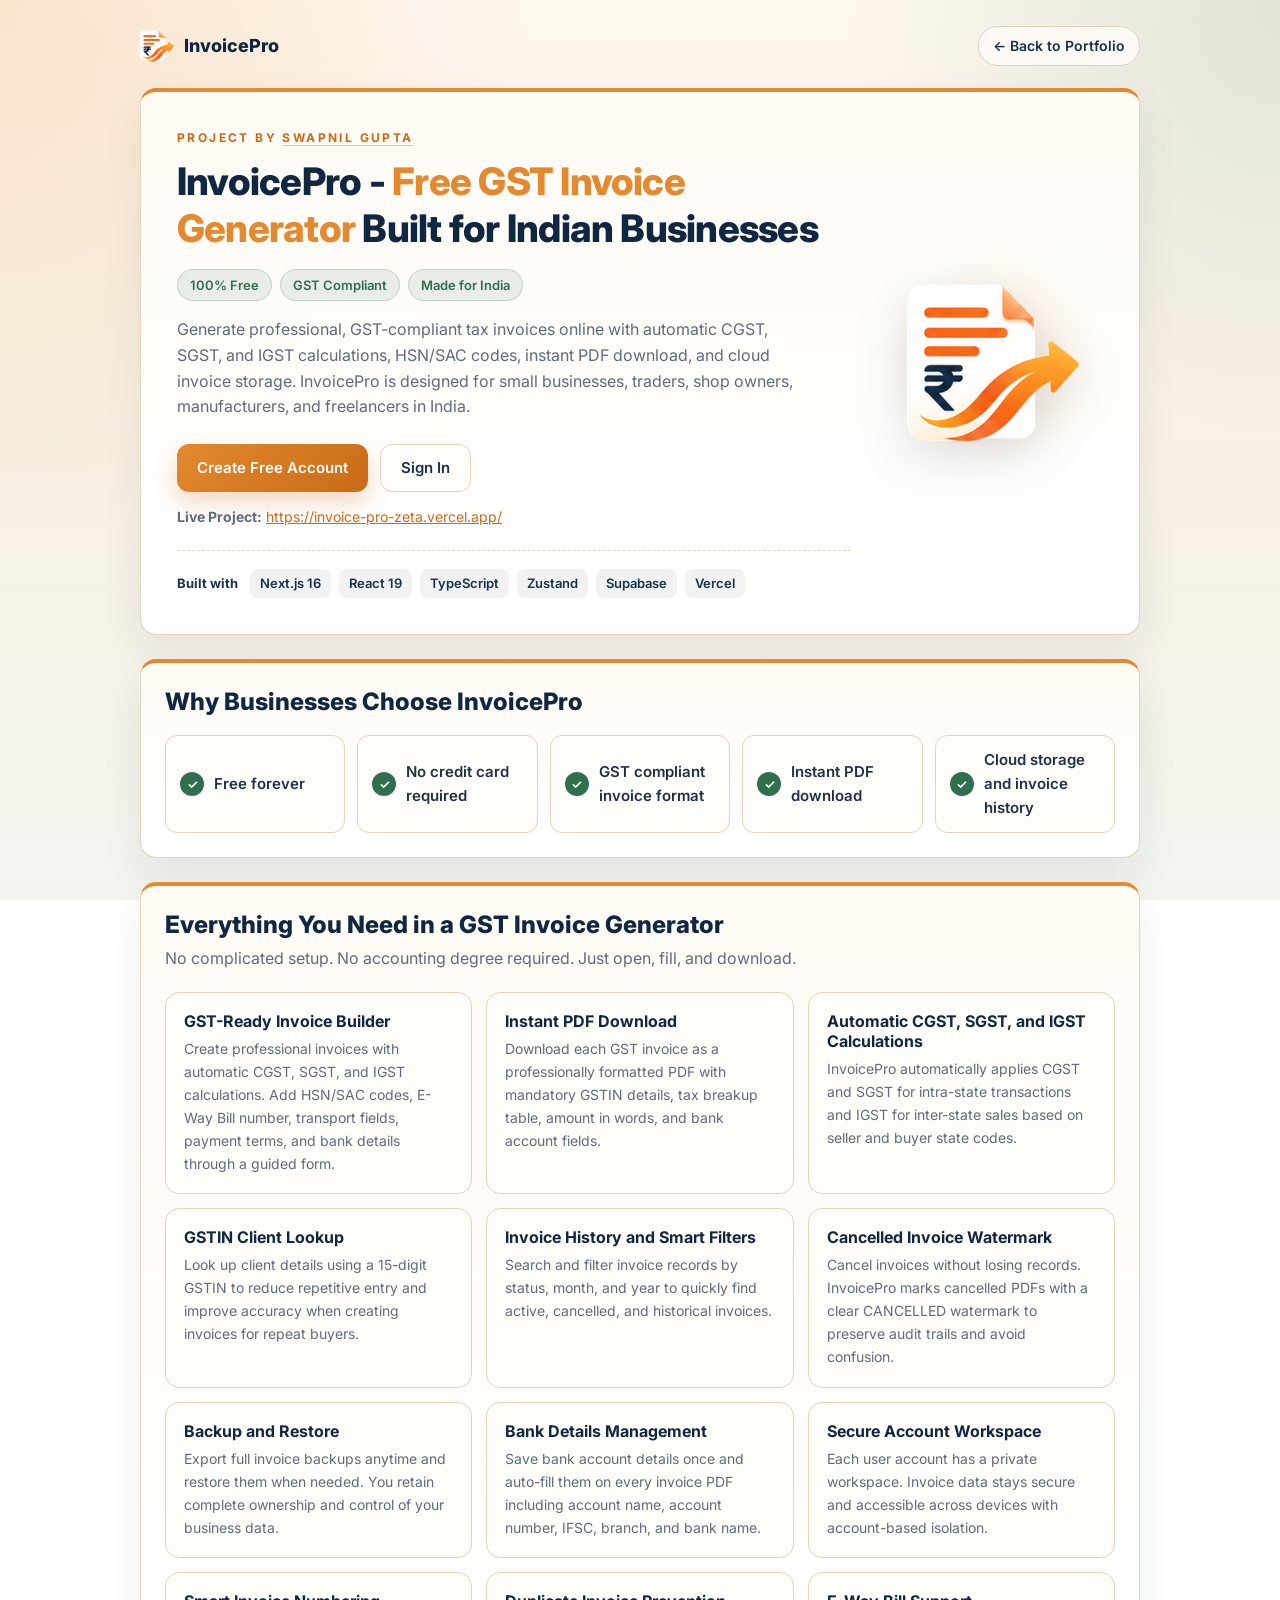
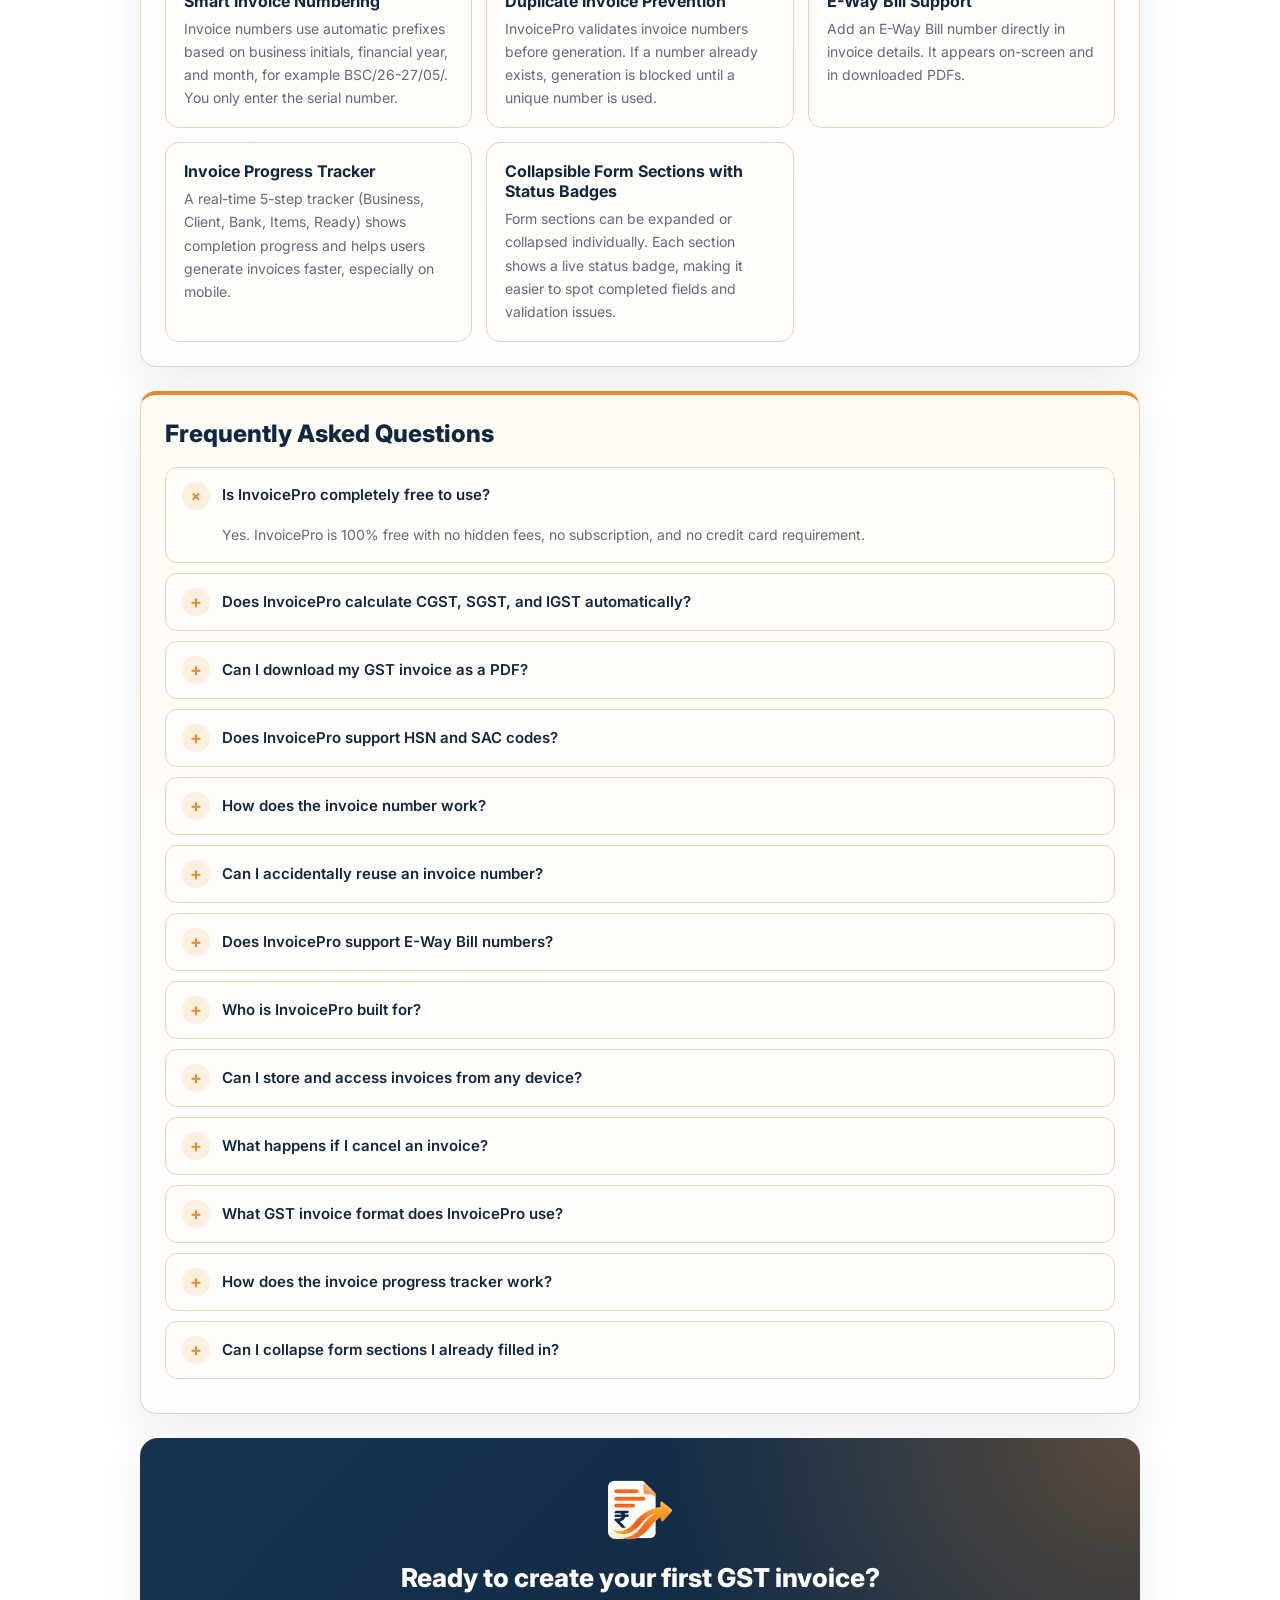
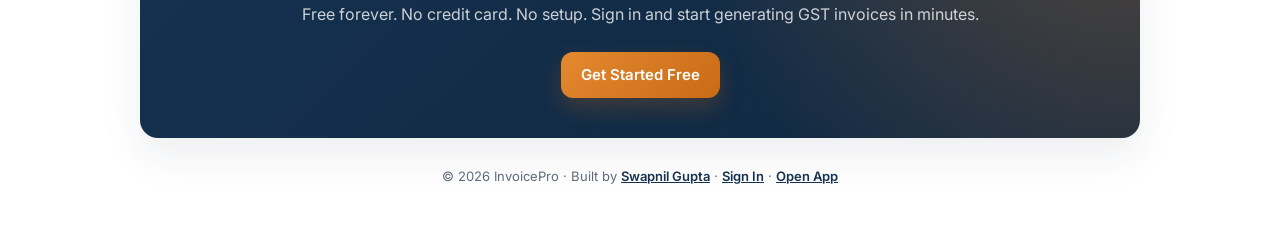
<file: projects/invoicepro-gst-invoice-generator.html>
<!DOCTYPE html>
<html lang="en">

<head>
  <meta charset="UTF-8" />
  <meta http-equiv="X-UA-Compatible" content="IE=edge" />
  <meta name="viewport" content="width=device-width, initial-scale=1" />
  <title>InvoicePro - Free GST Invoice Generator for Indian Businesses</title>
  <meta name="description" content="InvoicePro is a 100% free GST invoice generator for Indian businesses. Generate GST-compliant invoices with automatic CGST/SGST/IGST calculations, HSN/SAC support, instant PDF download, and cloud invoice storage." />
  <meta name="author" content="Swapnil Gupta" />
  <meta name="robots" content="index, follow, max-image-preview:large" />
  <meta name="theme-color" content="#e3892f" />
  <link rel="canonical" href="https://swapnilg07.github.io/projects/invoicepro-gst-invoice-generator.html" />

  <meta property="og:type" content="article" />
  <meta property="og:site_name" content="Swapnil Gupta Portfolio" />
  <meta property="og:title" content="InvoicePro - GST Invoice Generator for Indian Businesses" />
  <meta property="og:description" content="Full-stack GST invoice management app with auto tax calculations, GSTIN auto-fill, PDF generation, cloud storage, and secure auth." />
  <meta property="og:url" content="https://swapnilg07.github.io/projects/invoicepro-gst-invoice-generator.html" />
  <meta property="og:locale" content="en_IN" />
  <meta property="og:image" content="https://swapnilg07.github.io/images/invoicepro-logo/invoicepro-icon-512.png" />
  <meta property="og:image:width" content="512" />
  <meta property="og:image:height" content="512" />
  <meta property="og:image:alt" content="InvoicePro logo" />

  <meta name="twitter:card" content="summary" />
  <meta name="twitter:site" content="@swapnilg07" />
  <meta name="twitter:title" content="InvoicePro - GST Invoice Generator for Indian Businesses" />
  <meta name="twitter:description" content="Built with Next.js, React, TypeScript, Zustand, and Supabase for GST-compliant invoicing in India." />
  <meta name="twitter:image" content="https://swapnilg07.github.io/images/invoicepro-logo/invoicepro-icon-512.png" />
  <link rel="image_src" href="https://swapnilg07.github.io/images/invoicepro-logo/invoicepro-icon-512.png" />

  <link rel="icon" href="../images/invoicepro-logo/invoicepro-icon-512.png" type="image/png" />
  <link rel="apple-touch-icon" href="../images/invoicepro-logo/invoicepro-icon-512.png" />
  <link rel="preconnect" href="https://fonts.googleapis.com" />
  <link rel="preconnect" href="https://fonts.gstatic.com" crossorigin />
  <link rel="stylesheet" href="https://fonts.googleapis.com/css2?family=Inter:wght@400;500;600;700;800&display=swap" />
  <link rel="stylesheet" href="../css/invoicepro.css" />

  <script type="application/ld+json">
    {
      "@context": "https://schema.org",
      "@graph": [
        {
          "@type": "BreadcrumbList",
          "itemListElement": [
            {
              "@type": "ListItem",
              "position": 1,
              "name": "Home",
              "item": "https://swapnilg07.github.io/"
            },
            {
              "@type": "ListItem",
              "position": 2,
              "name": "InvoicePro",
              "item": "https://swapnilg07.github.io/projects/invoicepro-gst-invoice-generator.html"
            }
          ]
        },
        {
          "@type": "WebApplication",
          "name": "InvoicePro - GST Invoice Generator for Indian Businesses",
          "author": {
            "@type": "Person",
            "@id": "https://swapnilg07.github.io/#person",
            "name": "Swapnil Gupta",
            "url": "https://swapnilg07.github.io/"
          },
          "applicationCategory": "BusinessApplication",
          "operatingSystem": "Web",
          "image": "https://swapnilg07.github.io/images/invoicepro-logo/invoicepro-icon-512.png",
          "description": "A full-stack GST invoice management web application for Indian businesses with automatic tax calculations and PDF generation.",
          "url": "https://swapnilg07.github.io/projects/invoicepro-gst-invoice-generator.html",
          "sameAs": "https://invoice-pro-zeta.vercel.app/",
          "keywords": "free GST invoice generator India, CGST SGST IGST calculator, HSN SAC invoice",
          "offers": {
            "@type": "Offer",
            "price": "0",
            "priceCurrency": "INR"
          }
        },
        {
          "@type": "FAQPage",
          "mainEntity": [
            {
              "@type": "Question",
              "name": "Is InvoicePro completely free to use?",
              "acceptedAnswer": {
                "@type": "Answer",
                "text": "Yes. InvoicePro is 100% free with no subscription, hidden fees, or credit card requirement."
              }
            },
            {
              "@type": "Question",
              "name": "Does InvoicePro calculate CGST, SGST, and IGST automatically?",
              "acceptedAnswer": {
                "@type": "Answer",
                "text": "Yes. InvoicePro automatically applies CGST and SGST for intra-state transactions and IGST for inter-state transactions based on state codes."
              }
            },
            {
              "@type": "Question",
              "name": "Can I download my GST invoice as a PDF?",
              "acceptedAnswer": {
                "@type": "Answer",
                "text": "Yes. Every invoice can be downloaded as a print-ready PDF containing mandatory GST invoice fields."
              }
            },
            {
              "@type": "Question",
              "name": "Does InvoicePro support HSN and SAC codes?",
              "acceptedAnswer": {
                "@type": "Answer",
                "text": "Yes. You can add HSN and SAC codes for each line item and tax analysis is grouped by HSN or SAC in the PDF."
              }
            },
            {
              "@type": "Question",
              "name": "Can I store and access invoices from any device?",
              "acceptedAnswer": {
                "@type": "Answer",
                "text": "Yes. InvoicePro stores invoices securely in the cloud so you can access them from any device."
              }
            }
          ]
        }
      ]
    }
  </script>
</head>

<body>
  <div class="ip-wrap">
    <header class="ip-topbar">
      <a class="ip-brand" href="https://invoice-pro-zeta.vercel.app/" target="_blank" rel="noopener noreferrer">
        <img src="../images/invoicepro-logo/invoicepro-icon-512.png" alt="" width="34" height="34" />
        InvoicePro
      </a>
      <a class="ip-back" href="../index.html#resume-card">&larr; Back to Portfolio</a>
    </header>

    <main>
      <section class="ip-card ip-hero">
        <div>
          <p class="ip-eyebrow">Project by <a href="../index.html">Swapnil Gupta</a></p>
          <h1>InvoicePro - <span>Free GST Invoice Generator</span> Built for Indian Businesses</h1>
          <ul class="ip-badges">
            <li>100% Free</li>
            <li>GST Compliant</li>
            <li>Made for India</li>
          </ul>
          <p class="ip-hero-desc">
            Generate professional, GST-compliant tax invoices online with automatic CGST, SGST, and IGST
            calculations, HSN/SAC codes, instant PDF download, and cloud invoice storage. InvoicePro is
            designed for small businesses, traders, shop owners, manufacturers, and freelancers in India.
          </p>
          <div class="ip-actions">
            <a class="ip-btn ip-btn-primary" href="https://invoice-pro-zeta.vercel.app/" target="_blank" rel="noopener noreferrer">Create Free Account</a>
            <a class="ip-btn ip-btn-secondary" href="https://invoice-pro-zeta.vercel.app/" target="_blank" rel="noopener noreferrer">Sign In</a>
          </div>
          <p class="ip-live"><strong>Live Project:</strong> <a href="https://invoice-pro-zeta.vercel.app/" target="_blank" rel="noopener noreferrer">https://invoice-pro-zeta.vercel.app/</a></p>
          <div class="ip-stack">
            <strong>Built with</strong>
            <span>Next.js 16</span>
            <span>React 19</span>
            <span>TypeScript</span>
            <span>Zustand</span>
            <span>Supabase</span>
            <span>Vercel</span>
          </div>
        </div>
        <div class="ip-hero-logo">
          <img src="../images/invoicepro-logo/invoicepro-icon-512.png" alt="InvoicePro logo" width="512" height="512" />
        </div>
      </section>

      <section class="ip-card">
        <h2 class="ip-section-title">Why Businesses Choose InvoicePro</h2>
        <ul class="ip-why">
          <li>Free forever</li>
          <li>No credit card required</li>
          <li>GST compliant invoice format</li>
          <li>Instant PDF download</li>
          <li>Cloud storage and invoice history</li>
        </ul>
      </section>

      <section class="ip-card">
        <h2 class="ip-section-title">Everything You Need in a GST Invoice Generator</h2>
        <p class="ip-section-lead">No complicated setup. No accounting degree required. Just open, fill, and download.</p>

        <div class="ip-features">
          <article class="ip-feature">
            <h3>GST-Ready Invoice Builder</h3>
            <p>Create professional invoices with automatic CGST, SGST, and IGST calculations. Add HSN/SAC codes, E-Way Bill number, transport fields, payment terms, and bank details through a guided form.</p>
          </article>
          <article class="ip-feature">
            <h3>Instant PDF Download</h3>
            <p>Download each GST invoice as a professionally formatted PDF with mandatory GSTIN details, tax breakup table, amount in words, and bank account fields.</p>
          </article>
          <article class="ip-feature">
            <h3>Automatic CGST, SGST, and IGST Calculations</h3>
            <p>InvoicePro automatically applies CGST and SGST for intra-state transactions and IGST for inter-state sales based on seller and buyer state codes.</p>
          </article>
          <article class="ip-feature">
            <h3>GSTIN Client Lookup</h3>
            <p>Look up client details using a 15-digit GSTIN to reduce repetitive entry and improve accuracy when creating invoices for repeat buyers.</p>
          </article>
          <article class="ip-feature">
            <h3>Invoice History and Smart Filters</h3>
            <p>Search and filter invoice records by status, month, and year to quickly find active, cancelled, and historical invoices.</p>
          </article>
          <article class="ip-feature">
            <h3>Cancelled Invoice Watermark</h3>
            <p>Cancel invoices without losing records. InvoicePro marks cancelled PDFs with a clear CANCELLED watermark to preserve audit trails and avoid confusion.</p>
          </article>
          <article class="ip-feature">
            <h3>Backup and Restore</h3>
            <p>Export full invoice backups anytime and restore them when needed. You retain complete ownership and control of your business data.</p>
          </article>
          <article class="ip-feature">
            <h3>Bank Details Management</h3>
            <p>Save bank account details once and auto-fill them on every invoice PDF including account name, account number, IFSC, branch, and bank name.</p>
          </article>
          <article class="ip-feature">
            <h3>Secure Account Workspace</h3>
            <p>Each user account has a private workspace. Invoice data stays secure and accessible across devices with account-based isolation.</p>
          </article>
          <article class="ip-feature">
            <h3>Smart Invoice Numbering</h3>
            <p>Invoice numbers use automatic prefixes based on business initials, financial year, and month, for example BSC/26-27/05/. You only enter the serial number.</p>
          </article>
          <article class="ip-feature">
            <h3>Duplicate Invoice Prevention</h3>
            <p>InvoicePro validates invoice numbers before generation. If a number already exists, generation is blocked until a unique number is used.</p>
          </article>
          <article class="ip-feature">
            <h3>E-Way Bill Support</h3>
            <p>Add an E-Way Bill number directly in invoice details. It appears on-screen and in downloaded PDFs.</p>
          </article>
          <article class="ip-feature">
            <h3>Invoice Progress Tracker</h3>
            <p>A real-time 5-step tracker (Business, Client, Bank, Items, Ready) shows completion progress and helps users generate invoices faster, especially on mobile.</p>
          </article>
          <article class="ip-feature">
            <h3>Collapsible Form Sections with Status Badges</h3>
            <p>Form sections can be expanded or collapsed individually. Each section shows a live status badge, making it easier to spot completed fields and validation issues.</p>
          </article>
        </div>
      </section>

      <section class="ip-card">
        <h2 class="ip-section-title">Frequently Asked Questions</h2>
        <div class="ip-faq">
          <details open>
            <summary><h3>Is InvoicePro completely free to use?</h3></summary>
            <p>Yes. InvoicePro is 100% free with no hidden fees, no subscription, and no credit card requirement.</p>
          </details>
          <details>
            <summary><h3>Does InvoicePro calculate CGST, SGST, and IGST automatically?</h3></summary>
            <p>Yes. It automatically applies the correct tax based on seller and buyer state codes.</p>
          </details>
          <details>
            <summary><h3>Can I download my GST invoice as a PDF?</h3></summary>
            <p>Yes. Every invoice can be downloaded as a print-ready PDF with GST-compliant fields.</p>
          </details>
          <details>
            <summary><h3>Does InvoicePro support HSN and SAC codes?</h3></summary>
            <p>Yes. You can add HSN or SAC codes per line item and grouped tax analysis is shown in PDF output.</p>
          </details>
          <details>
            <summary><h3>How does the invoice number work?</h3></summary>
            <p>InvoicePro auto-generates a prefix using business initials, financial year, and month, and you add the running serial.</p>
          </details>
          <details>
            <summary><h3>Can I accidentally reuse an invoice number?</h3></summary>
            <p>No. Duplicate invoice numbers are detected and blocked before invoice generation.</p>
          </details>
          <details>
            <summary><h3>Does InvoicePro support E-Way Bill numbers?</h3></summary>
            <p>Yes. You can include E-Way Bill numbers in invoice details and exported PDFs.</p>
          </details>
          <details>
            <summary><h3>Who is InvoicePro built for?</h3></summary>
            <p>It is built for Indian small businesses, traders, manufacturers, shop owners, and freelancers.</p>
          </details>
          <details>
            <summary><h3>Can I store and access invoices from any device?</h3></summary>
            <p>Yes. Invoices are stored in the cloud and available securely from any device.</p>
          </details>
          <details>
            <summary><h3>What happens if I cancel an invoice?</h3></summary>
            <p>Cancelled invoices remain in history and PDFs are marked with a clear CANCELLED watermark.</p>
          </details>
          <details>
            <summary><h3>What GST invoice format does InvoicePro use?</h3></summary>
            <p>It follows the standard Government of India GST invoice format with required tax and business fields.</p>
          </details>
          <details>
            <summary><h3>How does the invoice progress tracker work?</h3></summary>
            <p>It tracks completion across Business Info, Client Info, Bank Details, Items, and Ready to Generate.</p>
          </details>
          <details>
            <summary><h3>Can I collapse form sections I already filled in?</h3></summary>
            <p>Yes. Every form section supports collapse/expand behavior with completion status badges.</p>
          </details>
        </div>
      </section>

      <section class="ip-cta">
        <img src="../images/invoicepro-logo/invoicepro-icon-512.png" alt="" width="64" height="64" loading="lazy" />
        <h2>Ready to create your first GST invoice?</h2>
        <p>Free forever. No credit card. No setup. Sign in and start generating GST invoices in minutes.</p>
        <div class="ip-actions">
          <a class="ip-btn ip-btn-primary" href="https://invoice-pro-zeta.vercel.app/" target="_blank" rel="noopener noreferrer">Get Started Free</a>
        </div>
      </section>
    </main>

    <footer class="ip-footer">
      <p>© 2026 InvoicePro · Built by <a href="../index.html">Swapnil Gupta</a> · <a href="https://invoice-pro-zeta.vercel.app/" target="_blank" rel="noopener noreferrer">Sign In</a> · <a href="https://invoice-pro-zeta.vercel.app/" target="_blank" rel="noopener noreferrer">Open App</a></p>
    </footer>
  </div>
</body>

</html>
</file>
<file: css/invoicepro.css>
/*
  InvoicePro project page.
  Mirrors the InvoicePro app theme (saffron / navy / cream, Inter).
*/

:root {
    --invoice-navy: #16324f;
    --invoice-navy-strong: #0f2741;
    --invoice-saffron: #e3892f;
    --invoice-saffron-strong: #c96b16;
    --invoice-green: #2f6f4f;
    --invoice-cream: #fff8ef;
    --invoice-paper: #fffdf9;
    --invoice-border: #e5d3bc;
    --invoice-text: #203047;
    --invoice-muted: #5f6b7a;
    --invoice-shadow: 0 18px 40px rgba(21, 41, 66, 0.08);
}

*,
*::before,
*::after {
    box-sizing: border-box;
}

html {
    -webkit-text-size-adjust: 100%;
}

body {
    margin: 0;
    min-height: 100vh;
    font-family: 'Inter', system-ui, -apple-system, 'Segoe UI', sans-serif;
    font-size: 16px;
    line-height: 1.6;
    color: var(--invoice-text);
    background:
        radial-gradient(circle at top left, rgba(227, 137, 47, 0.18), transparent 34%),
        radial-gradient(circle at top right, rgba(47, 111, 79, 0.14), transparent 28%),
        linear-gradient(180deg, #fff8ef 0%, #f8f0e4 52%, #f2f5ef 100%);
    background-attachment: fixed;
}

a {
    color: var(--invoice-saffron-strong);
}

a:hover {
    color: var(--invoice-navy);
}

h1,
h2,
h3 {
    color: var(--invoice-navy-strong);
    line-height: 1.25;
    margin: 0;
}

p {
    margin: 0;
}

.ip-wrap {
    max-width: 1040px;
    margin: 0 auto;
    padding: 20px 20px 48px;
}

/* Top bar */

.ip-topbar {
    display: flex;
    align-items: center;
    justify-content: space-between;
    gap: 12px;
    padding: 6px 0 22px;
}

.ip-brand {
    display: inline-flex;
    align-items: center;
    gap: 10px;
    font-weight: 800;
    font-size: 18px;
    color: var(--invoice-navy-strong);
    text-decoration: none;
}

.ip-brand img {
    width: 34px;
    height: 34px;
}

.ip-back {
    font-size: 14px;
    font-weight: 600;
    color: var(--invoice-navy);
    text-decoration: none;
    padding: 8px 14px;
    border: 1px solid var(--invoice-border);
    border-radius: 999px;
    background: rgba(255, 253, 249, 0.8);
    transition: border-color 0.2s ease;
}

.ip-back:hover {
    border-color: var(--invoice-saffron);
}

/* Cards */

.ip-card {
    background: linear-gradient(180deg, rgba(255, 251, 245, 0.98) 0%, rgba(255, 255, 255, 0.98) 100%);
    border: 1px solid var(--invoice-border);
    border-top: 4px solid var(--invoice-saffron);
    border-radius: 16px;
    box-shadow: var(--invoice-shadow);
    padding: 24px;
    margin-bottom: 24px;
}

.ip-section-title {
    font-size: 24px;
    font-weight: 800;
}

.ip-section-lead {
    margin-top: 6px;
    color: var(--invoice-muted);
}

/* Hero */

.ip-hero {
    display: grid;
    grid-template-columns: minmax(0, 1fr) 220px;
    gap: 32px;
    align-items: center;
    padding: 36px;
}

.ip-eyebrow {
    font-size: 12px;
    font-weight: 700;
    letter-spacing: 0.2em;
    text-transform: uppercase;
    color: var(--invoice-saffron-strong);
}

.ip-eyebrow a {
    color: inherit;
    text-decoration: none;
    border-bottom: 1px solid rgba(201, 107, 22, 0.4);
}

.ip-hero h1 {
    margin-top: 10px;
    font-size: 38px;
    font-weight: 800;
    letter-spacing: -0.02em;
}

.ip-hero h1 span {
    color: var(--invoice-saffron);
}

.ip-badges {
    display: flex;
    flex-wrap: wrap;
    gap: 8px;
    margin-top: 16px;
    padding: 0;
    list-style: none;
}

.ip-badges li {
    font-size: 13px;
    font-weight: 600;
    padding: 5px 12px;
    border-radius: 999px;
    color: var(--invoice-green);
    background: rgba(47, 111, 79, 0.1);
    border: 1px solid rgba(47, 111, 79, 0.2);
}

.ip-hero-desc {
    margin-top: 16px;
    color: var(--invoice-muted);
    max-width: 620px;
}

.ip-actions {
    display: flex;
    flex-wrap: wrap;
    gap: 12px;
    margin-top: 24px;
}

.ip-btn {
    display: inline-flex;
    align-items: center;
    justify-content: center;
    padding: 11px 20px;
    border-radius: 12px;
    font-size: 15px;
    font-weight: 600;
    text-decoration: none;
    transition: opacity 0.2s ease, border-color 0.2s ease, transform 0.2s ease;
}

.ip-btn:hover {
    transform: translateY(-1px);
}

.ip-btn-primary {
    color: #fff;
    background: linear-gradient(135deg, var(--invoice-saffron) 0%, var(--invoice-saffron-strong) 100%);
    box-shadow: 0 10px 22px rgba(201, 107, 22, 0.25);
}

.ip-btn-primary:hover {
    color: #fff;
    opacity: 0.92;
}

.ip-btn-secondary {
    color: var(--invoice-navy);
    background: var(--invoice-paper);
    border: 1px solid var(--invoice-border);
}

.ip-btn-secondary:hover {
    color: var(--invoice-navy);
    border-color: var(--invoice-saffron);
}

.ip-live {
    margin-top: 14px;
    font-size: 14px;
    color: var(--invoice-muted);
}

.ip-hero-logo {
    display: flex;
    align-items: center;
    justify-content: center;
    aspect-ratio: 1;
    border-radius: 28px;
    background: radial-gradient(circle, rgba(227, 137, 47, 0.16) 0%, rgba(255, 248, 239, 0) 70%);
}

.ip-hero-logo img {
    width: 78%;
    height: auto;
    filter: drop-shadow(0 14px 24px rgba(21, 41, 66, 0.14));
}

/* Tech stack */

.ip-stack {
    display: flex;
    flex-wrap: wrap;
    align-items: center;
    gap: 8px;
    margin-top: 22px;
    padding-top: 18px;
    border-top: 1px dashed var(--invoice-border);
    font-size: 13px;
}

.ip-stack strong {
    color: var(--invoice-navy);
    margin-right: 4px;
}

.ip-stack span {
    padding: 4px 10px;
    border-radius: 8px;
    background: rgba(22, 50, 79, 0.06);
    color: var(--invoice-navy);
    font-weight: 600;
}

/* Why list */

.ip-why {
    display: grid;
    grid-template-columns: repeat(auto-fit, minmax(180px, 1fr));
    gap: 12px;
    margin: 18px 0 0;
    padding: 0;
    list-style: none;
}

.ip-why li {
    display: flex;
    align-items: center;
    gap: 10px;
    padding: 12px 14px;
    border: 1px solid var(--invoice-border);
    border-radius: 12px;
    background: var(--invoice-paper);
    font-weight: 600;
    font-size: 15px;
}

.ip-why li::before {
    content: "✓";
    display: inline-flex;
    align-items: center;
    justify-content: center;
    flex: 0 0 24px;
    height: 24px;
    border-radius: 999px;
    font-size: 13px;
    color: #fff;
    background: var(--invoice-green);
}

/* Features */

.ip-features {
    display: grid;
    grid-template-columns: repeat(auto-fill, minmax(280px, 1fr));
    gap: 14px;
    margin-top: 20px;
}

.ip-feature {
    padding: 18px;
    border: 1px solid var(--invoice-border);
    border-radius: 14px;
    background: var(--invoice-paper);
    transition: border-color 0.2s ease, box-shadow 0.2s ease;
}

.ip-feature:hover {
    border-color: var(--invoice-saffron);
    box-shadow: 0 10px 24px rgba(21, 41, 66, 0.06);
}

.ip-feature h3 {
    font-size: 16px;
    font-weight: 700;
}

.ip-feature p {
    margin-top: 6px;
    font-size: 14px;
    line-height: 1.65;
    color: var(--invoice-muted);
}

/* FAQ */

.ip-faq {
    margin-top: 18px;
}

.ip-faq details {
    border: 1px solid var(--invoice-border);
    border-radius: 12px;
    background: var(--invoice-paper);
    margin-bottom: 10px;
}

.ip-faq summary {
    display: flex;
    align-items: center;
    gap: 12px;
    padding: 14px 16px;
    cursor: pointer;
    list-style: none;
    font-weight: 600;
    color: var(--invoice-navy-strong);
}

.ip-faq summary::-webkit-details-marker {
    display: none;
}

.ip-faq summary::before {
    content: "+";
    display: inline-flex;
    align-items: center;
    justify-content: center;
    flex: 0 0 28px;
    height: 28px;
    border-radius: 999px;
    font-size: 18px;
    color: var(--invoice-saffron);
    background: rgba(227, 137, 47, 0.12);
    transition: transform 0.25s ease;
}

.ip-faq details[open] summary::before {
    transform: rotate(45deg);
}

.ip-faq summary:hover {
    color: var(--invoice-saffron-strong);
}

.ip-faq h3 {
    font-size: 15px;
    font-weight: 600;
    color: inherit;
}

.ip-faq details p {
    padding: 0 16px 16px 56px;
    font-size: 14px;
    color: var(--invoice-muted);
}

/* Closing CTA */

.ip-cta {
    text-align: center;
    padding: 40px 24px;
    border-radius: 18px;
    color: #fff;
    background:
        radial-gradient(circle at top right, rgba(227, 137, 47, 0.35), transparent 45%),
        linear-gradient(135deg, var(--invoice-navy) 0%, var(--invoice-navy-strong) 100%);
    box-shadow: var(--invoice-shadow);
}

.ip-cta img {
    width: 64px;
    height: 64px;
}

.ip-cta h2 {
    margin-top: 12px;
    font-size: 26px;
    font-weight: 800;
    color: #fff;
}

.ip-cta p {
    margin-top: 8px;
    color: rgba(255, 255, 255, 0.78);
}

.ip-cta .ip-actions {
    justify-content: center;
}

.ip-footer {
    margin-top: 28px;
    text-align: center;
    font-size: 13px;
    color: var(--invoice-muted);
}

.ip-footer a {
    color: var(--invoice-navy);
    font-weight: 600;
}

a:focus-visible,
summary:focus-visible {
    outline: 3px solid rgba(227, 137, 47, 0.5);
    outline-offset: 2px;
}

@media (max-width: 760px) {
    .ip-hero {
        grid-template-columns: 1fr;
        padding: 24px;
        gap: 8px;
    }

    .ip-hero-logo {
        order: -1;
        width: 120px;
    }

    .ip-hero h1 {
        font-size: 28px;
    }

    .ip-card {
        padding: 20px;
    }

    .ip-section-title {
        font-size: 21px;
    }

    .ip-btn {
        flex: 1 1 auto;
    }
}

@media (prefers-reduced-motion: reduce) {
    * {
        transition: none !important;
    }
}
</file>
